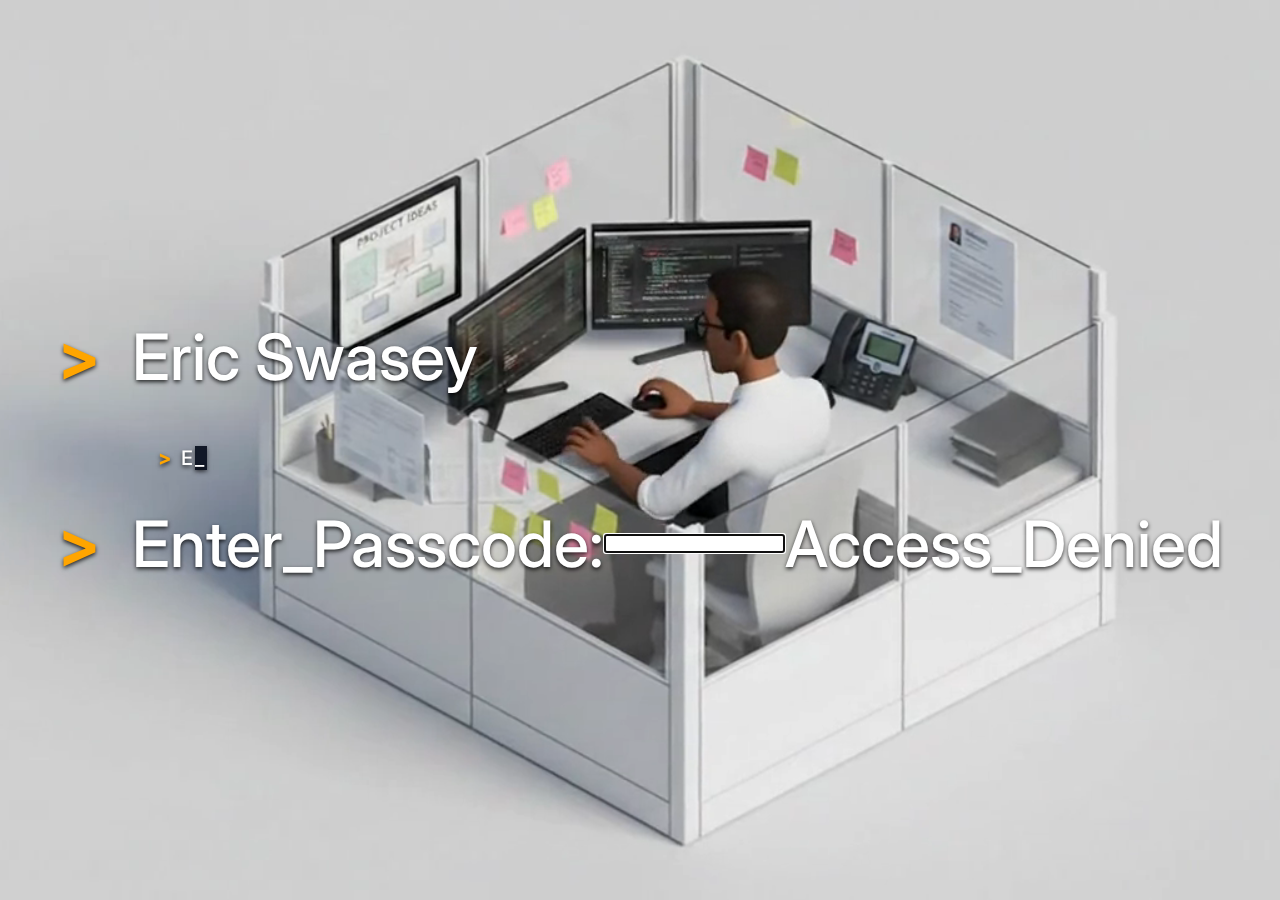
<file: index.html>
<!DOCTYPE html>
<html lang="en">

<head>
    <meta charset="UTF-8">
    <meta name="viewport" content="width=device-width, initial-scale=1.0">
    <title>Eric Swasey</title>

    <!-- Google Fonts: Inter Tight & Inter -->
    <link rel="preconnect" href="https://fonts.googleapis.com">
    <link rel="preconnect" href="https://fonts.gstatic.com" crossorigin>
    <link
        href="https://fonts.googleapis.com/css2?family=Inter:wght@400;500;600&family=Inter+Tight:wght@500;600&display=swap"
        rel="stylesheet">

    <!-- Icons -->
    <link rel="stylesheet"
        href="https://fonts.googleapis.com/css2?family=Material+Symbols+Rounded:opsz,wght,FILL,GRAD@20..48,100..700,0..1,-50..200" />

    <link rel="stylesheet" href="styles.css?v=5">
</head>

<body>
    <!-- Landing Page (Terminal Style) -->
    <section id="landing-page">
        <video src="profile-loop.webm" autoplay loop muted playsinline id="landing-bg-video"></video>
        <div class="terminal-container">
            <div class="terminal-line">
                <span class="terminal-prompt">&gt;</span>
                <span id="terminal-text"></span><span class="terminal-cursor">_</span>
            </div>
            <div id="landing-actions" class="hidden terminal-line">
                <span class="terminal-prompt">&gt;</span>
                <button id="enter-portfolio-btn" class="terminal-btn-text">
                    Enter_Portfolio
                </button>
            </div>
            <div id="passcode-container" class="hidden terminal-line">
                <span class="terminal-prompt">&gt;</span>
                <span class="terminal-label">Enter_Passcode:</span>
                <input type="password" id="passcode-input" class="terminal-input" maxlength="6" autocomplete="off"
                    autofocus>
                <span id="passcode-error" class="hidden error-text">Access_Denied</span>
            </div>
        </div>
    </section>

    <!-- Main Canvas -->
    <main class="hero-container" style="opacity: 0; pointer-events: none; transition: opacity 1s ease;">
        <!-- Feedback Box -->
        <div id="feedback-container">
            <input type="text" id="feedback-input" placeholder="Ask a question or leave feedback..." autocomplete="off">
            <span class="enter-hint">↵</span>
        </div>

        <!-- Social Links -->
        <div id="social-links">
            <a href="https://www.linkedin.com/in/ericswasey/" target="_blank" rel="noopener noreferrer"
                aria-label="LinkedIn">
                <svg xmlns="http://www.w3.org/2000/svg" width="24" height="24" viewBox="0 0 24 24" fill="currentColor">
                    <path
                        d="M19 0h-14c-2.761 0-5 2.239-5 5v14c0 2.761 2.239 5 5 5h14c2.762 0 5-2.239 5-5v-14c0-2.761-2.238-5-5-5zm-11 19h-3v-11h3v11zm-1.5-12.268c-.966 0-1.75-.79-1.75-1.764s.784-1.764 1.75-1.764 1.75.79 1.75 1.764-.783 1.764-1.75 1.764zm13.5 12.268h-3v-5.604c0-3.368-4-3.113-4 0v5.604h-3v-11h3v1.765c1.396-2.586 7-2.777 7 2.476v6.759z" />
                </svg>
            </a>
            <a href="https://github.com" target="_blank" rel="noopener noreferrer" aria-label="GitHub">
                <svg xmlns="http://www.w3.org/2000/svg" width="24" height="24" viewBox="0 0 24 24" fill="currentColor">
                    <path
                        d="M12 0c-6.626 0-12 5.373-12 12 0 5.302 3.438 9.8 8.207 11.387.599.111.793-.261.793-.577v-2.234c-3.338.726-4.033-1.416-4.033-1.416-.546-1.387-1.333-1.756-1.333-1.756-1.089-.745.083-.729.083-.729 1.205.084 1.839 1.237 1.839 1.237 1.07 1.834 2.807 1.304 3.492.997.107-.775.418-1.305.762-1.604-2.665-.305-5.467-1.334-5.467-5.931 0-1.311.469-2.381 1.236-3.221-.124-.303-.535-1.524.117-3.176 0 0 1.008-.322 3.301 1.23.957-.266 1.983-.399 3.003-.404 1.02.005 2.047.138 3.006.404 2.291-1.552 3.297-1.23 3.297-1.23.653 1.653.242 2.874.118 3.176.77.84 1.235 1.911 1.235 3.221 0 4.609-2.807 5.624-5.479 5.921.43.372.823 1.102.823 2.222v3.293c0 .319.192.694.801.576 4.765-1.589 8.199-6.086 8.199-11.386 0-6.627-5.373-12-12-12z" />
                </svg>
            </a>
        </div>

        <!-- UI Overlay (Theme Toggle) -->
        <button id="theme-toggle" class="theme-toggle" aria-label="Toggle Dark/Light Mode">
            <span class="material-symbols-rounded">light_mode</span>
        </button>

        <!-- Left Side: Intro -->
        <div class="hero-content fade-in">
            <div class="profile-video-container">
                <video src="profile-loop.webm" autoplay loop muted playsinline></video>
            </div>
            <h1 class="logo"><span class="text-accent">Eric</span> Swasey</h1>
            <h2 class="role"><span class="text-accent">AI</span> <span id="role-scramble">Systems Builder</span></h2>
            <p class="subline">I build AI products that convert customer signal into measurable impact.</p>
        </div>

        <!-- Right Side: System Map -->
        <div class="system-map-container fade-in delay-1">
            <div id="system-map">
                <!-- SVG Layer for Links -->
                <svg class="connections-layer" id="connections-layer"></svg>
                <!-- HTML Layer for Nodes (Injected via JS) -->
                <div id="nodes-layer"></div>
            </div>
        </div>

        <!-- Project Detail Panel (Right Drawer) -->
        <div class="project-detail-panel" id="detail-panel">
            <div class="panel-header">
                <button class="close-btn" id="close-panel" aria-label="Close">
                    <span class="seg seg-tl"></span>
                    <span class="seg seg-tr"></span>
                    <span class="seg seg-bl"></span>
                    <span class="seg seg-br"></span>
                </button>
            </div>
            <div class="panel-content" id="panel-content">
                <!-- Dynamic Gallery Content will be injected here -->
            </div>
        </div>
        </div>
    </main>

    <!-- Sidequest Modal -->
    <div id="sidequest-modal" class="modal-overlay">
        <div class="modal-content">
            <h3 class="modal-title">Sidequest Detected</h3>
            <p id="sidequest-message" class="modal-message">Are you taking a sidequest?</p>
            <div class="modal-actions">
                <button id="sidequest-no" class="modal-btn btn-secondary">No</button>
                <button id="sidequest-yes" class="modal-btn btn-primary">Yes</button>
            </div>
        </div>
    </div>

    <script src="script.js?v=3"></script>
</body>

</html>
</file>
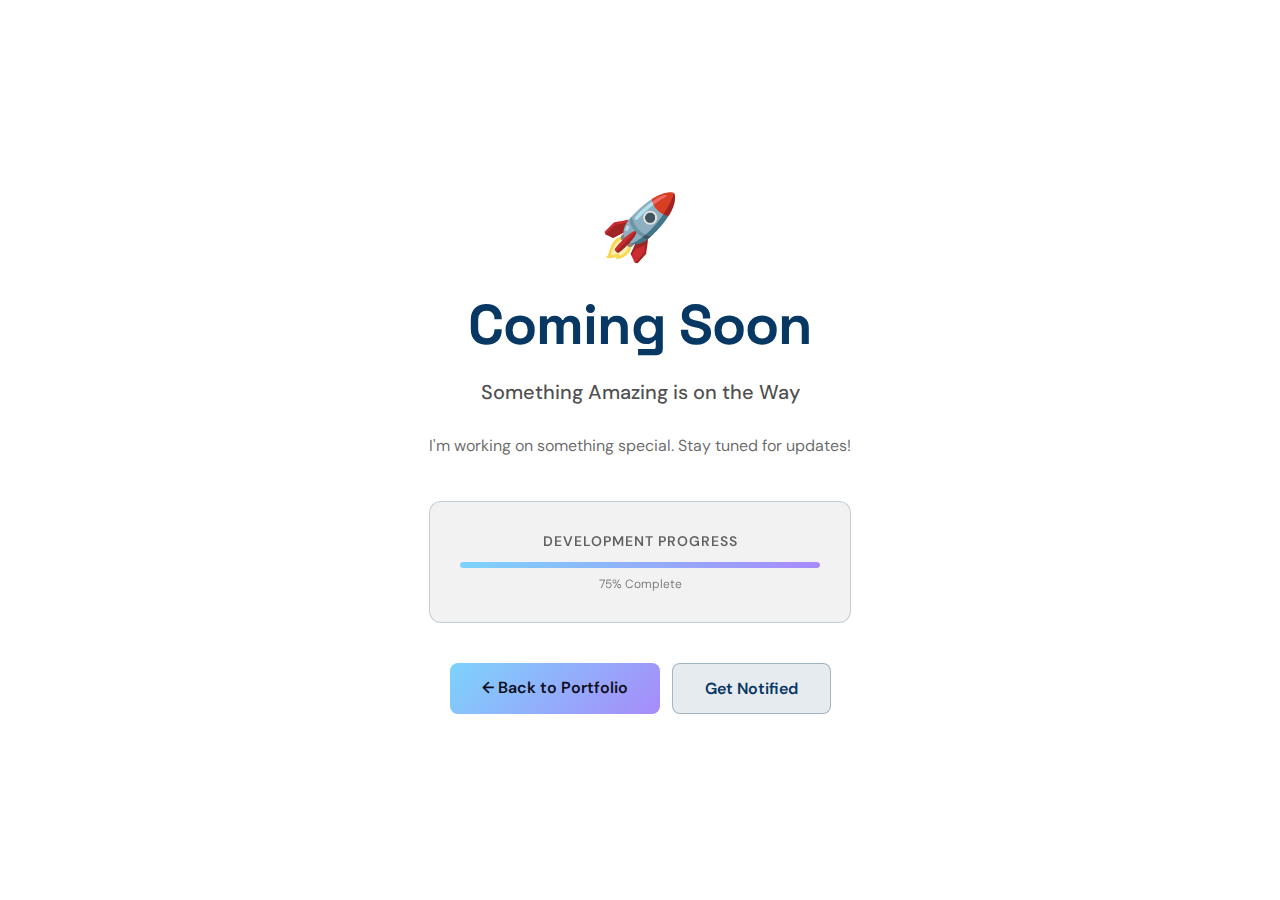
<file: coming-soon.html>
<!doctype html>
<html lang="en">
<head>
  <meta charset="UTF-8" />
  <meta name="viewport" content="width=device-width, initial-scale=1" />
  <title>Coming Soon | Eric Swasey</title>
  <link rel="preconnect" href="https://fonts.googleapis.com">
  <link rel="preconnect" href="https://fonts.gstatic.com" crossorigin>
  <link href="https://fonts.googleapis.com/css2?family=Space+Grotesk:wght@600;700&family=DM+Sans:wght@400;500;600&display=swap" rel="stylesheet">

  <style>
    * {
      box-sizing: border-box;
      margin: 0;
      padding: 0;
    }

    html {
      scroll-behavior: smooth;
    }

    body {
      font-family: 'DM Sans', ui-sans-serif, system-ui, -apple-system, Segoe UI, Roboto, Helvetica, Arial, sans-serif;
      background: #ffffff;
      color: #073763;
      display: flex;
      align-items: center;
      justify-content: center;
      min-height: 100vh;
      padding: 20px;
      overflow: hidden;
      position: relative;
    }

    /* Animated background elements */
    body::before {
      display: none;
    }

    body::after {
      display: none;
    }

    @keyframes moveBackground {
      0% {
        transform: translate(0, 0);
      }
      100% {
        transform: translate(50px, 50px);
      }
    }

    .container {
      text-align: center;
      max-width: 700px;
      z-index: 1;
      animation: fadeInUp 0.8s ease-out;
    }

    @keyframes fadeInUp {
      from {
        opacity: 0;
        transform: translateY(30px);
      }
      to {
        opacity: 1;
        transform: translateY(0);
      }
    }

    h1 {
      font-family: 'Space Grotesk', sans-serif;
      font-size: 56px;
      font-weight: 700;
      margin-bottom: 16px;
      color: #073763;
      letter-spacing: -1px;
    }

    .subtitle {
      font-size: 20px;
      color: rgba(0, 0, 0, 0.7);
      margin-bottom: 24px;
      line-height: 1.6;
      font-weight: 500;
    }

    .description {
      font-size: 16px;
      color: rgba(0, 0, 0, 0.6);
      margin-bottom: 40px;
      line-height: 1.8;
    }

    .progress-section {
      margin: 40px 0;
      padding: 30px;
      background: rgba(0, 0, 0, 0.05);
      border: 1px solid rgba(7, 55, 99, 0.2);
      border-radius: 12px;
      backdrop-filter: blur(10px);
      animation: slideIn 0.8s ease-out 0.2s backwards;
    }

    @keyframes slideIn {
      from {
        opacity: 0;
        transform: translateY(20px);
      }
      to {
        opacity: 1;
        transform: translateY(0);
      }
    }

    .progress-label {
      font-size: 14px;
      color: rgba(0, 0, 0, 0.6);
      margin-bottom: 12px;
      text-transform: uppercase;
      letter-spacing: 1px;
      font-weight: 600;
    }

    .progress-bar {
      width: 100%;
      height: 6px;
      background: rgba(0, 0, 0, 0.1);
      border-radius: 3px;
      overflow: hidden;
      margin-bottom: 8px;
    }

    .progress-fill {
      height: 100%;
      background: linear-gradient(90deg, #7dd3fc 0%, #a78bfa 100%);
      border-radius: 3px;
      animation: fillProgressLoop 2s ease-in-out infinite;
    }

    @keyframes fillProgressLoop {
      0% {
        width: 0%;
      }
      50% {
        width: 75%;
      }
      100% {
        width: 0%;
      }
    }

    .progress-text {
      font-size: 12px;
      color: rgba(0, 0, 0, 0.5);
    }

    .button-group {
      display: flex;
      gap: 12px;
      justify-content: center;
      flex-wrap: wrap;
      margin-top: 40px;
    }

    .btn {
      padding: 14px 32px;
      border-radius: 8px;
      font-size: 16px;
      font-weight: 600;
      border: none;
      cursor: pointer;
      transition: all 0.3s ease;
      text-decoration: none;
      display: inline-block;
      font-family: 'DM Sans', sans-serif;
    }

    .btn-primary {
      background: linear-gradient(135deg, #7dd3fc 0%, #a78bfa 100%);
      color: #0f0f1e;
    }

    .btn-primary:hover {
      transform: translateY(-2px);
      box-shadow: 0 10px 25px rgba(125, 211, 252, 0.3);
    }

    .btn-secondary {
      background: rgba(7, 55, 99, 0.1);
      color: #073763;
      border: 1px solid rgba(7, 55, 99, 0.3);
    }

    .btn-secondary:hover {
      background: rgba(7, 55, 99, 0.15);
      border-color: rgba(7, 55, 99, 0.5);
      transform: translateY(-2px);
    }

    .emoji {
      font-size: 64px;
      margin-bottom: 20px;
      display: inline-block;
      animation: float 3s ease-in-out infinite;
    }

    @keyframes float {
      0%, 100% {
        transform: translateY(0px);
      }
      50% {
        transform: translateY(-10px);
      }
    }

    .features {
      display: none;
    }

    @media (max-width: 600px) {
      h1 {
        font-size: 40px;
      }

      .subtitle {
        font-size: 18px;
      }

      .button-group {
        flex-direction: column;
      }

      .btn {
        width: 100%;
      }
    }
  </style>
</head>
<body>
  <div class="container">
    <div class="emoji">🚀</div>
    <h1>Coming Soon</h1>
    <p class="subtitle">Something Amazing is on the Way</p>
    <p class="description">
      I'm working on something special. Stay tuned for updates!
    </p>

    <div class="progress-section">
      <div class="progress-label">Development Progress</div>
      <div class="progress-bar">
        <div class="progress-fill"></div>
      </div>
      <div class="progress-text">75% Complete</div>
    </div>

    <div class="features">
      <div class="feature">
        <div class="feature-icon">✨</div>
        <div class="feature-title">Premium Design</div>
      </div>
      <div class="feature">
        <div class="feature-icon">⚡</div>
        <div class="feature-title">Lightning Fast</div>
      </div>
      <div class="feature">
        <div class="feature-icon">🎯</div>
        <div class="feature-title">Goal Focused</div>
      </div>
    </div>

    <div class="button-group">
      <a href="index.html" class="btn btn-primary">← Back to Portfolio</a>
      <a href="mailto:eric.swasey@gmail.com" class="btn btn-secondary">Get Notified</a>
    </div>
  </div>
</body>
</html>
</file>
<file: styles.css>
/* ==========================================================================
   System Map Theme - Dark Mode First
   ========================================================================== */
:root {
    --bg-deep: #0B0F14;
    --text-primary: #E5E7EB;
    --text-secondary: #9CA3AF;
    --accent-blue: #4F7CFF;
    --line-color: rgba(255, 255, 255, 0.1);
    --node-bg: #0B0F14;
    --panel-bg: rgba(11, 15, 20, 0.85);

    --font-ui: 'Inter', sans-serif;
    --font-heading: 'Inter Tight', sans-serif;

    /* Card Theme (Dark Default) */
    --card-bg: #161B22;
    --card-text: #E5E7EB;
    --card-title: #4F7CFF;
    /* Electric Blue Accent */
    --card-border: 1px solid rgba(255, 255, 255, 0.1);
    --accent-orange: #FF6B00;
}

/* Light Mode Overrides */
body.light-mode {
    --bg-deep: #CFCFCF;
    --text-primary: #111827;
    --text-secondary: #4B5563;
    --accent-blue: #2563EB;
    /* Slightly darker blue for contrast */
    --line-color: rgba(0, 0, 0, 0.4);
    /* Substantially increased visibility */
    --node-bg: #FFFFFF;
    --panel-bg: rgba(255, 255, 255, 0.9);
    --text-inverse: #FFFFFF;
    /* Text on dark backgrounds in light mode */

    /* Card Theme (Light) */
    --card-bg: #FFFFFF;
    --card-text: #111111;
    --card-title: #2563EB;
    /* Blue Accent */
    --card-border: 1px solid rgba(0, 0, 0, 0.05);
    --accent-orange: #EA580C;
}

/* Theme Toggle Button */
.theme-toggle {
    position: absolute;
    top: 30px;
    right: 30px;
    background: transparent;
    border: 1px solid var(--line-color);
    color: var(--accent-orange);
    width: 44px;
    height: 44px;
    border-radius: 50%;
    display: flex;
    align-items: center;
    justify-content: center;
    cursor: pointer;
    z-index: 1000;
    transition: all 0.2s ease;
}

.theme-toggle:hover {
    background: var(--text-primary);
    color: var(--bg-deep);
    transform: rotate(15deg);
}

body.light-mode .theme-toggle {
    color: var(--accent-blue);
}

body.light-mode .theme-toggle:hover {
    color: var(--text-inverse);
}

* {
    box-sizing: border-box;
    margin: 0;
    padding: 0;
}

body {
    background-color: var(--bg-deep);
    color: var(--text-primary);
    font-family: var(--font-ui);
    overflow: hidden;
    /* Prevent scroll on hero */
    height: 100vh;
    width: 100vw;
    -webkit-font-smoothing: antialiased;
    transition: background-color 0.4s ease, color 0.4s ease;
    /* Smooth Theme Switch */
}

/* Typography */
h1,
h2,
h3,
h4 {
    font-family: var(--font-heading);
    font-weight: 500;
    letter-spacing: -0.02em;
    color: var(--text-primary);
}

/* ==========================================================================
   Hero Layout
   ========================================================================== */
.hero-container {
    display: flex;
    height: 100vh;
    width: 100%;
    overflow: hidden;
}

/* Left Content */
.hero-content {
    flex: 0 0 40%;
    /* 40% width */
    display: flex;
    flex-direction: column;
    justify-content: center;
    padding-left: 8%;
    padding-right: 4%;
    z-index: 10;
    /* Ensure on top for interactions */
    position: relative;
}

.profile-video-container {
    cursor: pointer;
    transition: transform 0.2s ease;
}

.profile-video-container:hover {
    transform: scale(1.02);
}

.logo {
    font-size: 24px;
    font-weight: 600;
    margin-bottom: 4px;
    color: var(--text-primary);
    /* Revert to primary, allow span override */
}

.text-accent {
    color: var(--accent-orange);
}

.role {
    font-size: 48px;
    font-weight: 600;
    margin-bottom: 24px;
    line-height: 1.1;
    color: var(--text-primary);
    white-space: nowrap;
    /* Prevent glitchy wrapping during scramble */
}

/* Responsive adjustments for smaller heights/laptops */
@media (max-width: 1400px),
(max-height: 800px) {
    .role {
        font-size: 36px;
        margin-bottom: 16px;
    }

    .profile-video-container {
        max-width: 350px;
        cursor: pointer;
    }

    .logo {
        font-size: 20px;
    }
}

.subline {
    font-size: 18px;
    line-height: 1.5;
    color: var(--text-secondary);
    max-width: 400px;
}

/* Right Content: System Map Container */
.system-map-container {
    flex: 1;
    position: relative;
    height: 100%;
    perspective: 1000px;
    /* 3D Space for Parallax */
    cursor: grab;
    /* Blend edges into background */
    mask-image: radial-gradient(circle at center, black 60%, transparent 100%);
    -webkit-mask-image: radial-gradient(circle at center, black 60%, transparent 100%);
}

.system-map-container:active {
    cursor: grabbing;
}

#system-map {
    position: absolute;
    top: 0;
    left: 0;
    width: 100%;
    height: 100%;
    transform-style: preserve-3d;
    /* Children exist in 3D */
    transition: transform 0.1s ease-out;
    /* Smooth parallax */
}

/* ==========================================================================
   System Map Nodes & Connections
   ========================================================================== */
.connections-layer {
    position: absolute;
    top: 0;
    left: 0;
    width: 100%;
    height: 100%;
    z-index: 0;
    pointer-events: none;
}

.connection-line {
    stroke: var(--line-color);
    stroke-width: 1px;
    transition: stroke 0.3s, stroke-opacity 0.3s;
}

.node {
    position: absolute;
    transform: translate(-50%, -50%);
    /* Center on coordinate */
    background: var(--node-bg);
    border: 1px solid var(--line-color);
    border-radius: 50%;
    display: flex;
    align-items: center;
    justify-content: center;
    text-align: center;
    cursor: pointer;
    transition: all 0.3s ease;
    z-index: 1;
}

.node span {
    pointer-events: none;
}

/* Center Node */
.center-node {
    width: 160px;
    height: 160px;
    border-color: rgba(255, 255, 255, 0.2);
    z-index: 5;
    font-family: var(--font-heading);
    overflow: hidden;
    /* Clip image to circle */
    background: #000;
    /* Fallback */
}

.center-node.has-image {
    padding: 0;
    /* Remove any default padding */
    border: 2px solid rgba(255, 255, 255, 0.3);
    /* Slightly stronger border */
    position: relative;
    /* For overlay */
}

.center-overlay {
    position: absolute;
    bottom: 0;
    left: 0;
    width: 100%;
    padding: 20px 0 15px;
    background: linear-gradient(to top, rgba(0, 0, 0, 0.8), transparent);
    display: flex;
    justify-content: center;
    align-items: flex-end;
    pointer-events: none;
}

.center-title {
    font-size: 11px;
    font-weight: 700;
    text-transform: uppercase;
    letter-spacing: 0.1em;
    color: #fff;
    text-shadow: 0 1px 3px rgba(0, 0, 0, 0.8);
}

.dud {
    color: #757575;
}

.center-img {
    width: 100%;
    height: 100%;
    object-fit: cover;
    display: block;
    pointer-events: none;
    /* Let clicks pass to node */
}

body.light-mode .center-node {
    border-color: rgba(0, 0, 0, 0.3);
}

.center-content {
    display: flex;
    flex-direction: column;
    align-items: center;
    /* Center align items */
    gap: 4px;
}

.center-name {
    font-size: 18px;
    font-weight: 600;
    color: var(--text-primary);
}

/* Profile Video in Hero */
.profile-video-container {
    width: 100%;
    max-width: 400px;
    /* Aligned with text width */
    height: auto;
    border-radius: 12px;
    overflow: hidden;
    margin-bottom: 24px;
    border: none;
    background: transparent;
}

.profile-video-container video {
    width: 100%;
    height: auto;
    object-fit: contain;
    display: block;
    mix-blend-mode: multiply;
    /* Blends white background */
}

.center-title {
    font-size: 12px;
    color: var(--text-secondary);
    text-transform: uppercase;
    letter-spacing: 0.05em;
}

/* Capability Nodes (Inner Ring) */
.capability-node {
    width: 120px;
    height: 120px;
    font-size: 12px;
    font-weight: 500;
    color: var(--text-primary);
    padding: 10px;
    line-height: 1.3;
}

/* Project Nodes (Outer Ring) */
.project-node {
    width: 140px;
    /* Slightly oblong handled via JS or CSS if needed, staying circle for now */
    height: 40px;
    border-radius: 20px;
    font-size: 13px;
    font-weight: 500;
    background: #151920;
    border-color: rgba(255, 255, 255, 0.08);
    color: white;
    /* Always white in dark node */
}

body.light-mode .project-node {
    background: #FFFFFF;
    border-color: rgba(0, 0, 0, 0.3);
    color: var(--text-primary);
}

.project-node:hover {
    border-color: var(--accent-blue);
    background: #1A1F29;
    color: white;
    box-shadow: 0 0 15px rgba(79, 124, 255, 0.2);
    z-index: 10;
}

body.light-mode .project-node:hover {
    background: #F3F4F6;
    color: var(--accent-blue);
}

/* Hover States */
.system-map-container.has-hover .node {
    opacity: 0.2;
    /* Dim everyone */
}

.system-map-container.has-hover .node.highlight {
    opacity: 1;
    /* Undim highlighted */
    border-color: var(--accent-blue);
}

.system-map-container.has-hover .connection-line {
    opacity: 0.1;
    transition: opacity 0.3s;
}

.system-map-container.has-hover .connection-line.highlight {
    opacity: 1;
    stroke: var(--accent-blue);
    stroke-width: 3px;
    /* Example: thicker beam */
    stroke-dasharray: 100 1000;
    /* Short dash, long gap */
    stroke-linecap: round;
    filter: drop-shadow(0 0 4px var(--accent-blue));
    /* Glow effect */
    animation: dataPulse 2s linear infinite;
}

@keyframes dataPulse {
    to {
        stroke-dashoffset: -1100;
        /* Move past the gap */
    }
}

/* ==========================================================================
   Project Detail Panel
   ========================================================================== */
/* ==========================================================================
   Project Detail Panel (Scattered Gallery Drawer)
   ========================================================================== */
.project-detail-panel {
    position: fixed;
    top: 0;
    left: 0;
    width: 100%;
    height: 100vh;
    background: transparent;
    transform: translateX(101%);
    transition: transform 0.5s cubic-bezier(0.16, 1, 0.3, 1);
    z-index: 100;
    display: flex;
    flex-direction: column;
    overflow: hidden;
    pointer-events: none;
    /* Let clicks pass through the empty area */
}

/* We need to re-enable pointer events on children */
.panel-content,
.panel-header {
    pointer-events: auto;
}

body.light-mode .project-detail-panel {
    background: transparent;
    border-left: none;
}

.project-detail-panel.open {
    transform: translateX(0);
}

/* Panel Header */
.panel-header {
    padding: 24px;
    display: flex;
    justify-content: flex-end;
    /* Or flex-start if button is separate */
    z-index: 10;
    pointer-events: none;
    /* Let clicks pass */
}

.close-btn {
    position: absolute;
    top: 24px;
    left: 50%;
    margin-left: -22px;
    /* Center (width 44px / 2) */
    width: 44px;
    /* Slightly larger touch target */
    height: 44px;
    border-radius: 50%;
    background: rgba(255, 255, 255, 0.05);
    border: 1px solid rgba(255, 255, 255, 0.1);
    cursor: pointer;
    transition: all 0.4s cubic-bezier(0.175, 0.885, 0.32, 1.275);
    z-index: 1000;
    backdrop-filter: blur(10px);
    pointer-events: auto;
    display: flex;
    align-items: center;
    justify-content: center;
    padding: 0;
    overflow: visible;
}

/* Close Segments */
.close-btn .seg {
    position: absolute;
    width: 14px;
    /* Length of one arm */
    height: 2px;
    background-color: #E5E7EB;
    border-radius: 2px;
    transition: transform 0.4s cubic-bezier(0.175, 0.885, 0.32, 1.275), background-color 0.3s ease;
    top: 50%;
    margin-top: -1px;
    /* Exact center Y */
}

/* 
   QUADRANT LOGIC:
   We anchor the "inner" end of each segment to the exact center of the button.
   TL/BL: inner end is Right.
   TR/BR: inner end is Left.
*/

/* TL: Left side, points NW */
.close-btn .seg-tl {
    right: 50%;
    /* Right edge at center */
    transform-origin: 100% 50%;
    /* Pivot on right edge */
    transform: rotate(45deg);
    /* Points NW because origin is right */
}

/* BL: Left side, points SW */
.close-btn .seg-bl {
    right: 50%;
    transform-origin: 100% 50%;
    transform: rotate(-45deg);
    /* Points SW */
}

/* TR: Right side, points NE */
.close-btn .seg-tr {
    left: 50%;
    /* Left edge at center */
    transform-origin: 0% 50%;
    /* Pivot on left edge */
    transform: rotate(-45deg);
    /* Points NE */
}

/* BR: Right side, points SE */
.close-btn .seg-br {
    left: 50%;
    transform-origin: 0% 50%;
    transform: rotate(45deg);
    /* Points SE */
}

/* Exploded State */
/* Translate moves distinct from rotation in this context? 
   No, transform order matters. 
   If we want to move "outward", we can just use translate(dx, dy) in the rotated frame 
   (along the line).
   TL (NW): move -x?
*/

.close-btn.exploded .seg-tl {
    transform: rotate(45deg) translate(-5px, 0);
}

.close-btn.exploded .seg-bl {
    transform: rotate(-45deg) translate(-5px, 0);
}

.close-btn.exploded .seg-tr {
    transform: rotate(-45deg) translate(5px, 0);
}

.close-btn.exploded .seg-br {
    transform: rotate(45deg) translate(5px, 0);
}

body.light-mode .close-btn {
    background: rgba(0, 0, 0, 0.05);
    border: 1px solid rgba(0, 0, 0, 0.05);
}

body.light-mode .close-btn .seg {
    background-color: #111;
}

/* Interaction */
.close-btn:hover {
    background: rgba(255, 255, 255, 0.1);
    transform: scale(1.05);
    border-color: #4F7CFF;
}

.close-btn:hover .seg {
    background-color: #4F7CFF;
}

body.light-mode .close-btn:hover {
    background: rgba(0, 0, 0, 0.1);
}

.close-btn:hover {
    background: rgba(255, 255, 255, 0.2);
    transform: rotate(90deg);
}

body.light-mode .close-btn:hover {
    background: rgba(0, 0, 0, 0.1);
}

/* Custom Scrollbar */
.project-detail-panel {
    scrollbar-width: none;
}

/* Feedback Input */
#feedback-container {
    position: fixed;
    bottom: 30px;
    left: 50%;
    transform: translateX(-50%);
    width: 90%;
    max-width: 400px;
    background: rgba(255, 255, 255, 0.03);
    border: 1px solid rgba(255, 255, 255, 0.1);
    backdrop-filter: blur(10px);
    border-radius: 12px;
    padding: 12px 16px;
    display: flex;
    align-items: center;
    gap: 10px;
    transition: all 0.3s ease;
    z-index: 1000;
}

#feedback-container:focus-within {
    background: rgba(255, 255, 255, 0.08);
    border-color: rgba(255, 255, 255, 0.2);
    box-shadow: 0 4px 20px rgba(0, 0, 0, 0.2);
    transform: translateX(-50%) translateY(-2px);
}

#feedback-input {
    flex: 1;
    background: transparent;
    border: none;
    color: var(--text-primary);
    font-family: 'Geist', sans-serif;
    font-size: 14px;
    outline: none;
}

#feedback-input::placeholder {
    color: var(--text-secondary);
    opacity: 0.6;
}

.enter-hint {
    font-size: 10px;
    background: rgba(255, 255, 255, 0.1);
    color: var(--text-secondary);
    padding: 2px 6px;
    border-radius: 4px;
    border: 1px solid rgba(255, 255, 255, 0.1);
    opacity: 0.6;
}

/* Light Mode Overrides for Feedback */
body.light-mode #feedback-container {
    background: rgba(0, 0, 0, 0.03);
    border-color: rgba(0, 0, 0, 0.1);
}

body.light-mode #feedback-container:focus-within {
    background: white;
    box-shadow: 0 4px 20px rgba(0, 0, 0, 0.1);
}

/* Social Links */
#social-links {
    position: fixed;
    bottom: 30px;
    right: 30px;
    display: flex;
    gap: 15px;
    z-index: 1000;
}

#social-links a {
    color: rgba(255, 255, 255, 0.4);
    transition: all 0.3s ease;
    display: flex;
    align-items: center;
    justify-content: center;
}

#social-links a:hover {
    color: var(--text-primary);
    transform: translateY(-2px);
}

body.light-mode #social-links a {
    color: rgba(0, 0, 0, 0.4);
}

body.light-mode #social-links a:hover {
    color: var(--text-primary);
}


.panel-content {
    flex: 1;
    position: relative;
    width: 100%;
    height: 100%;
    /* Ensure it takes up space so children position correctly */
}

/* Gallery Cards */
.gallery-card {
    position: absolute;
    background: var(--card-bg);
    border-radius: 18px;
    padding: 24px;
    /* Soft but deep shadow for "float" */
    box-shadow: 0 10px 25px rgba(0, 0, 0, 0.2), 0 2px 4px rgba(0, 0, 0, 0.1);
    color: var(--card-text);
    width: 240px;
    font-size: 14px;
    line-height: 1.5;
    cursor: grab;
    user-select: none;
    border: var(--card-border);
    transition: background-color 0.3s ease, color 0.3s ease, border-color 0.3s ease;
    /* Transition handled in JS for spring pop, but we keep box-shadow transition here */
    will-change: transform, opacity;

    /* Ensure transform-origin is center for wiggle */
    transform-origin: center center;
}

@keyframes pendulumWiggle {
    0% {
        transform: translate(-50%, -50%) rotate(calc(var(--rot) - 2deg)) scale(1);
    }

    50% {
        transform: translate(-50%, -50%) rotate(calc(var(--rot) + 2deg)) scale(1);
    }

    100% {
        transform: translate(-50%, -50%) rotate(calc(var(--rot) - 2deg)) scale(1);
    }
}

.gallery-card.wiggle {
    animation: pendulumWiggle 6s ease-in-out infinite;
}

.gallery-card:active {
    cursor: grabbing;
}

/* Card Variants */
.gallery-card .card-title {
    font-size: 11px;
    font-weight: 600;
    text-transform: uppercase;
    letter-spacing: 0.1em;
    color: var(--card-title);
    /* Muted gray / Blue Accent */
    margin-bottom: 8px;
    display: block;
}

.gallery-card .card-title.text-orange {
    color: var(--accent-orange);
}

.gallery-card.is-visual {
    padding: 0;
    border: none;
    overflow: hidden;
    /* For rounded corners on bg */
    width: 280px;
    /* Bit wider for images */
    height: 180px;
    display: flex;
    align-items: flex-end;
    justify-content: flex-start;
}

/* Optional label inside visual card */
.img-label {
    background: rgba(0, 0, 0, 0.6);
    color: white;
    padding: 4px 8px;
    border-radius: 4px;
    font-size: 10px;
    margin: 12px;
    backdrop-filter: blur(4px);
}

.card-text {
    width: 220px;
}

.card-metric {
    width: 180px;
    text-align: center;
    padding: 30px 20px;
}

.panel-content::-webkit-scrollbar {
    display: none;
}

.gallery-container {
    position: absolute;
    top: 0;
    left: 0;
    width: 100%;
    height: 100%;
    z-index: 10;
    /* Cards area */
    pointer-events: none;
    /* Container passes clicks, cards catch them */
}

.gallery-header {
    position: absolute;
    top: 0;
    left: 24px;
    z-index: 200;
    /* Ensure Title is above cards (cards are 100 on drag) */
    pointer-events: none;
    color: white;
    max-width: 80%;
    padding-top: 40px;
    /* Moved up to clear space for cards */
}

.gallery-header h2 {
    font-size: 42px;
    font-weight: 700;
    margin: 0 0 8px 0;
    letter-spacing: -0.02em;
    text-shadow: 0 2px 10px rgba(0, 0, 0, 0.5);
    /* Legibility */
    color: var(--text-primary);
}

.gallery-header p {
    font-size: 16px;
    opacity: 0.7;
    margin-bottom: 8px;
    font-weight: 300;
}

.gallery-header .meta {
    font-size: 12px;
    opacity: 0.5;
    text-transform: uppercase;
    letter-spacing: 0.05em;
    display: block;
}

body.light-mode .panel-content {
    scrollbar-color: rgba(0, 0, 0, 0.2) transparent;
}

/* Framework Tooltip */
.framework-tooltip {
    position: fixed;
    width: 300px;
    background: var(--card-bg);
    border: var(--card-border);
    color: var(--card-text);
    padding: 24px;
    border-radius: 12px;
    box-shadow: 0 10px 40px rgba(0, 0, 0, 0.3);
    z-index: 2000;
    opacity: 0;
    transform: translateY(10px);
    transition: opacity 0.2s ease, transform 0.2s ease;
    pointer-events: none;
    /* Initial */
}

.framework-tooltip.visible {
    opacity: 1;
    transform: translateY(0);
    pointer-events: auto;
}

.framework-tooltip h3 {
    font-size: 14px;
    font-weight: 600;
    margin-bottom: 8px;
    color: var(--card-text);
}

.framework-tooltip p {
    font-size: 13px;
    line-height: 1.5;
    margin-bottom: 12px;
    opacity: 0.8;
}

.framework-tooltip ul {
    list-style: none;
    padding: 0;
    margin: 0;
}

.framework-tooltip li {
    font-size: 12px;
    opacity: 0.6;
    margin-bottom: 4px;
    position: relative;
    padding-left: 12px;
}

.framework-tooltip li::before {
    content: '•';
    position: absolute;
    left: 0;
    color: var(--accent-blue);
}

/* Webkit Scrollbar Styling */
.panel-content::-webkit-scrollbar {
    width: 6px;
}

.panel-content::-webkit-scrollbar-track {
    background: transparent;
}

.panel-content::-webkit-scrollbar-thumb {
    background-color: rgba(255, 255, 255, 0.2);
    border-radius: 20px;
}

body.light-mode .panel-content::-webkit-scrollbar-thumb {
    background-color: rgba(0, 0, 0, 0.2);
}

.panel-content::-webkit-scrollbar-thumb:hover {
    background-color: rgba(255, 255, 255, 0.4);
}

body.light-mode .panel-content::-webkit-scrollbar-thumb:hover {
    background-color: rgba(0, 0, 0, 0.4);
}

#panel-title {
    font-size: 32px;
    margin-bottom: 40px;
    color: var(--accent-blue);
}

.panel-sections {
    display: grid;
    gap: 40px;
}

.section h3 {
    font-size: 14px;
    text-transform: uppercase;
    letter-spacing: 0.1em;
    color: var(--text-secondary);
    margin-bottom: 12px;
}

.section p {
    font-size: 16px;
    line-height: 1.6;
    color: var(--text-primary);
}

/* Tag Cloud in Panel */
.tag-cloud {
    display: flex;
    flex-wrap: wrap;
    gap: 10px;
}

.tag-cloud span {
    background: rgba(255, 255, 255, 0.05);
    padding: 6px 12px;
    border-radius: 4px;
    font-size: 12px;
    color: var(--text-primary);
    border: 1px solid rgba(255, 255, 255, 0.1);
}

body.light-mode .tag-cloud span {
    background: rgba(0, 0, 0, 0.05);
    border: 1px solid rgba(0, 0, 0, 0.1);
}

/* ==========================================================================
   Animations
   ========================================================================== */
.fade-in {
    opacity: 0;
    transform: translateY(20px);
    animation: simpleFade 0.8s cubic-bezier(0.2, 0.8, 0.2, 1) forwards;
}

.delay-1 {
    animation-delay: 0.1s;
}

.delay-2 {
    animation-delay: 0.2s;
}

@keyframes simpleFade {
    to {
        opacity: 1;
        transform: translateY(0);
    }
}

/* Project Link */
.project-link {
    color: inherit;
    text-decoration: none;
    transition: all 0.3s ease;
    pointer-events: auto;
    /* CRITICAL: Enable clicking despite parent having none */
    position: relative;
    /* Ensure z-index works if needed */
    z-index: 20;
}

.project-link:hover {
    color: #4F7CFF;
}

body.light-mode .project-link {
    border-bottom: none;
    /* Explicitly remove border */
}

body.light-mode .project-link:hover {
    color: #4F7CFF;
}

/* Media Queries */

/* ==========================================================================
   Sidequest Modal
   ========================================================================== */
.modal-overlay {
    position: fixed;
    top: 0;
    left: 0;
    width: 100%;
    height: 100%;
    background: rgba(0, 0, 0, 0.6);
    backdrop-filter: blur(8px);
    z-index: 2000;
    display: flex;
    align-items: center;
    justify-content: center;
    opacity: 0;
    pointer-events: none;
    transition: opacity 0.3s ease;
}

.modal-overlay.open {
    opacity: 1;
    pointer-events: auto;
}

.modal-content {
    background: var(--panel-bg);
    border: 1px solid rgba(255, 255, 255, 0.1);
    box-shadow: 0 20px 50px rgba(0, 0, 0, 0.5);
    padding: 32px;
    border-radius: 20px;
    width: 90%;
    max-width: 400px;
    text-align: center;
    transform: scale(0.9);
    transition: transform 0.3s cubic-bezier(0.175, 0.885, 0.32, 1.275);
}

.modal-overlay.open .modal-content {
    transform: scale(1);
}

.modal-title {
    font-size: 18px;
    font-weight: 600;
    margin-bottom: 12px;
    color: var(--accent-blue);
    text-transform: uppercase;
    letter-spacing: 0.05em;
}

.modal-message {
    font-size: 16px;
    color: var(--text-primary);
    margin-bottom: 24px;
    line-height: 1.5;
}

.modal-actions {
    display: flex;
    gap: 12px;
    justify-content: center;
}

.modal-btn {
    padding: 10px 24px;
    border-radius: 12px;
    font-size: 14px;
    font-weight: 600;
    cursor: pointer;
    transition: all 0.2s ease;
    border: none;
    font-family: var(--font-ui);
}

.btn-primary {
    background: var(--accent-blue);
    color: white;
}

.btn-primary:hover {
    background: #3b66e6;
    /* Slightly darker */
    transform: translateY(-2px);
    box-shadow: 0 4px 12px rgba(79, 124, 255, 0.3);
}

.btn-secondary {
    background: rgba(255, 255, 255, 0.1);
    color: var(--text-primary);
}

.btn-secondary:hover {
    background: rgba(255, 255, 255, 0.2);
}

body.light-mode .modal-content {
    background: white;
    border-color: rgba(0, 0, 0, 0.1);
}

body.light-mode .btn-secondary {
    background: rgba(0, 0, 0, 0.05);
    color: var(--text-primary);
}

body.light-mode .btn-secondary:hover {
    background: rgba(0, 0, 0, 0.1);
}

/* ==========================================================================
   Landing Page (Video)
   ========================================================================== */
/* ==========================================================================
   Landing Page (Terminal Style)
   ========================================================================== */
#landing-page {
    position: fixed;
    top: 0;
    left: 0;
    width: 100vw;
    height: 100vh;
    z-index: 5000;
    display: flex;
    align-items: center;
    justify-content: center;
    overflow: hidden;
    transition: opacity 1s ease, visibility 1s ease, background-color 0.4s ease;
}

#landing-page.fade-out {
    opacity: 0;
    visibility: hidden;
    pointer-events: none;
}

#landing-bg-video {
    position: absolute;
    top: 0;
    left: 0;
    width: 100%;
    height: 100%;
    object-fit: cover;
    z-index: 0;
    /* Optional: Add filter if text contrast is needed, e.g., brightness(0.9) */
}

.terminal-container {
    font-family: 'Inter', monospace;
    /* Monospace feel */
    text-align: left;
    color: #FFFFFF;
    /* White text for contrast against video */
    text-shadow: 0 2px 4px rgba(0, 0, 0, 0.8);
    /* Strong shadow for readability */
    display: flex;
    flex-direction: column;
    align-items: flex-start;
    gap: 2rem;
    z-index: 1;
    /* Sit above the video */
}

/* Removed avatar styles */
.terminal-line {
    font-size: clamp(2rem, 5vw, 4rem);
    /* Responsive size */
    font-weight: 500;
    display: flex;
    align-items: center;
    color: inherit;
    /* Inherit white */
}

.terminal-prompt {
    color: #FFA500;
    /* Bright orange for prompt */
    margin-right: 0.5em;
    font-weight: 700;
    text-shadow: 0 2px 4px rgba(0, 0, 0, 0.8);
}

.terminal-cursor {
    display: inline-block;
    width: 0.6em;
    height: 1.2em;
    background-color: #FFFFFF;
    /* White cursor */
    margin-left: 0.1em;
    animation: blink 1s step-end infinite;
    vertical-align: middle;
    box-shadow: 0 2px 4px rgba(0, 0, 0, 0.5);
}

@keyframes blink {

    0%,
    100% {
        opacity: 1;
    }

    50% {
        opacity: 0;
    }
}

#landing-actions {
    opacity: 0;
    transition: opacity 1s ease 0.5s;
    /* Delay after typing */
    margin-top: 1rem;
    align-self: flex-start;
    /* Align left to match name */
    display: flex;
    /* Ensure prompt and button align */
    align-items: center;
    margin-left: 5em;
    /* Shift right to align roughly under 'Swasey' */
    font-size: 1.25rem;
    /* Override terminal-line size to match button */
}

#landing-actions.visible {
    opacity: 1;
}

.terminal-btn-text {
    background: transparent;
    color: #FFFFFF;
    border: none;
    padding: 0;
    font-family: inherit;
    font-size: 1.25rem;
    /* Increased size based on feedback */
    /* font-size: clamp(0.8rem, 2vw, 1.5rem); */
    font-weight: 500;
    cursor: pointer;
    transition: all 0.2s ease;
    letter-spacing: 0.02em;
    text-shadow: 0 2px 4px rgba(0, 0, 0, 0.8);
    position: relative;
    /* ensure proper alignment with prompt */
    line-height: 1.5;
}

.terminal-btn-text:hover {
    text-decoration: underline;
    text-underline-offset: 4px;
    color: #4ade80;
    /* Matrix green on hover? or stay white */
    /* color: #FFFFFF; */
}

/* Remove old button class if unused, or keep for safety */
.terminal-btn {
    display: none;
}

/* Light Mode Overrides for Terminal are handled by CSS variables */
body.light-mode #landing-page {
    background-color: #ffffff;
}

body.light-mode .terminal-cursor {
    background-color: #111827;
}

body.light-mode .terminal-btn:hover {
    background: rgba(0, 0, 0, 0.05);
}
</file>
